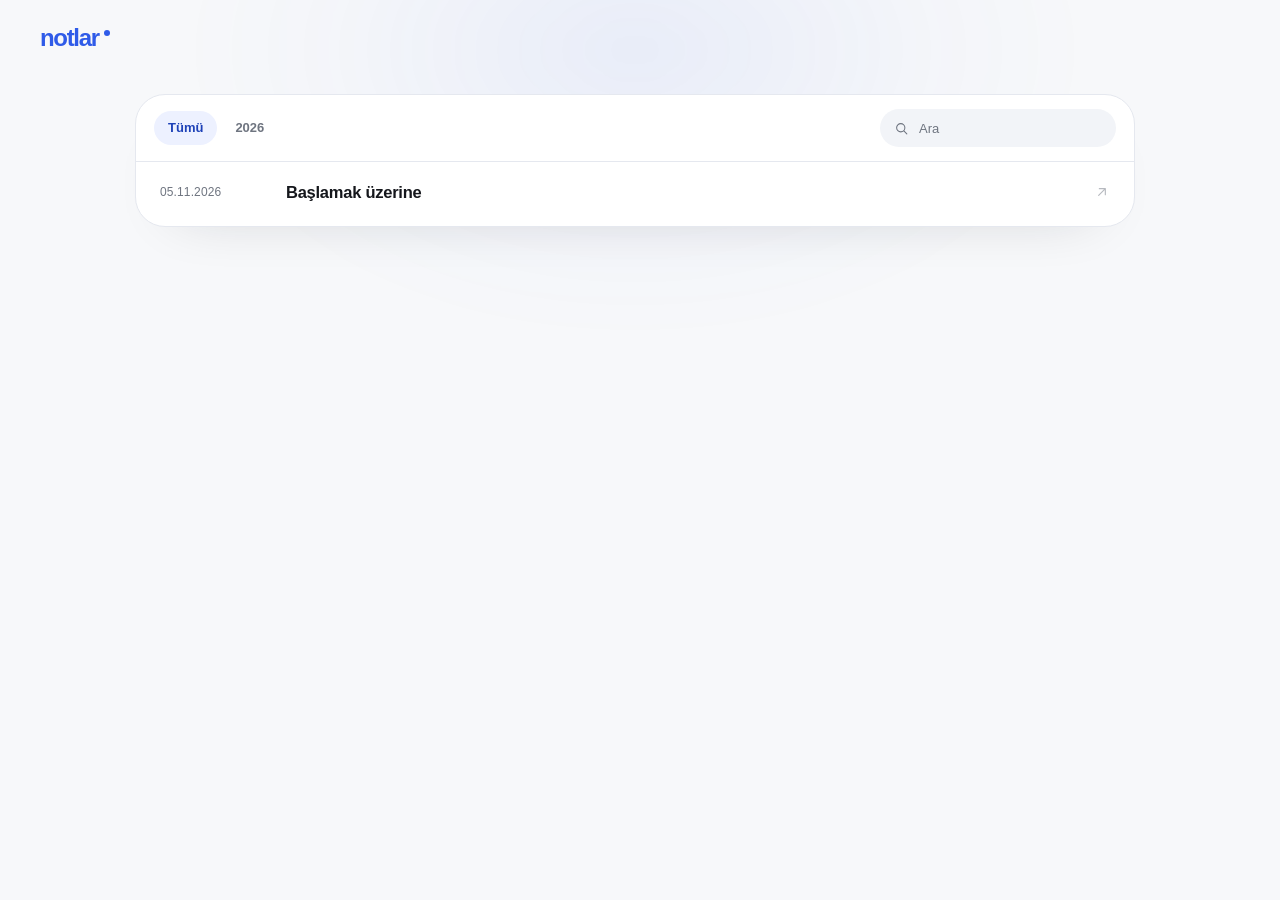
<file: index.html>
<!doctype html>
<html lang="tr">
<head>
  <meta charset="utf-8">
  <meta name="viewport" content="width=device-width, initial-scale=1, viewport-fit=cover">
  <meta http-equiv="Content-Security-Policy" content="default-src 'self'; script-src 'self'; style-src 'self' 'unsafe-inline' https://fonts.googleapis.com; font-src https://fonts.gstatic.com; img-src 'self' data: blob: https:; connect-src 'self' https://raw.githubusercontent.com; base-uri 'self'; form-action 'self'">
  <title>Notlar</title>
  <meta name="description" content="Notlar">
  <meta name="author" content="Notlar">
  <meta name="color-scheme" content="light">
  <meta name="theme-color" content="#f7f8fa">
  <meta name="robots" content="index,follow,max-image-preview:large">

  <meta property="og:type" content="website">
  <meta property="og:locale" content="tr_TR">
  <meta property="og:title" content="Notlar">
  <meta property="og:description" content="Notlar">
  <meta property="og:image" content="https://mesut420.github.io/notlar/assets/img/og.png">
  <meta name="twitter:card" content="summary_large_image">
  <meta name="twitter:title" content="Notlar">
  <meta name="twitter:description" content="Notlar">
  <meta name="twitter:image" content="https://mesut420.github.io/notlar/assets/img/og.png">

  <link rel="icon" href="assets/img/favicon.svg" type="image/svg+xml">
  <link rel="manifest" href="site.webmanifest">
  <link rel="apple-touch-icon" href="assets/img/icon-180.png">

  <link rel="preconnect" href="https://fonts.googleapis.com">
  <link rel="preconnect" href="https://fonts.gstatic.com" crossorigin>
  <link href="https://fonts.googleapis.com/css2?family=DM+Sans:opsz,wght@9..40,400..700&display=swap" rel="stylesheet">

  <link rel="stylesheet" href="assets/css/base.css">
  <link rel="stylesheet" href="assets/css/prose.css">
  <link rel="stylesheet" href="assets/css/site.css">
  <script type="module" src="assets/js/index.js"></script>
</head>
<body class="index-body" id="top">

  <a class="skip-link" href="#main">Yazılara geç</a>

  <div class="page-glow" aria-hidden="true"></div>

  <svg class="icon-sprite" aria-hidden="true" focusable="false" xmlns="http://www.w3.org/2000/svg">
    <symbol id="i-search" viewBox="0 0 24 24"><circle cx="10.8" cy="10.8" r="6.6"/><path d="m15.8 15.8 4.7 4.7"/></symbol>
    <symbol id="i-arrow-up-right" viewBox="0 0 24 24"><path d="M7 17 17 7M8 7h9v9"/></symbol>
  </svg>

  <header class="site-header">
    <div class="header-inner">
      <a class="brand" href="./"><span class="brand-text">notlar</span><span class="brand-dot" aria-hidden="true"></span></a>
    </div>
  </header>

  <main class="index-main" id="main">
    <h1 class="sr-only">Notlar</h1>

    <section class="archive" id="yazilar" aria-label="Yazılar">
      <div class="archive-card">
        <div class="archive-toolbar">
          <div class="year-tabs" id="year-tabs" role="group" aria-label="Yıla göre filtrele"></div>

          <label class="archive-search">
            <svg aria-hidden="true"><use href="#i-search"></use></svg>
            <span class="sr-only">Yazılarda ara</span>
            <input id="search-input" type="search" placeholder="Ara" autocomplete="off" spellcheck="false">
          </label>
        </div>

        <ol class="post-list" id="post-list" aria-live="polite" aria-busy="true">
          <li class="list-loading">Yükleniyor…</li>
        </ol>

        <div class="empty-state" id="empty-state" hidden>
          <p>Henüz yazı yok.</p>
        </div>
      </div>
    </section>
  </main>

  <noscript>
    <div class="noscript">Yazıları görmek için JavaScript'e ihtiyaç var.</div>
  </noscript>

</body>
</html>
</file>
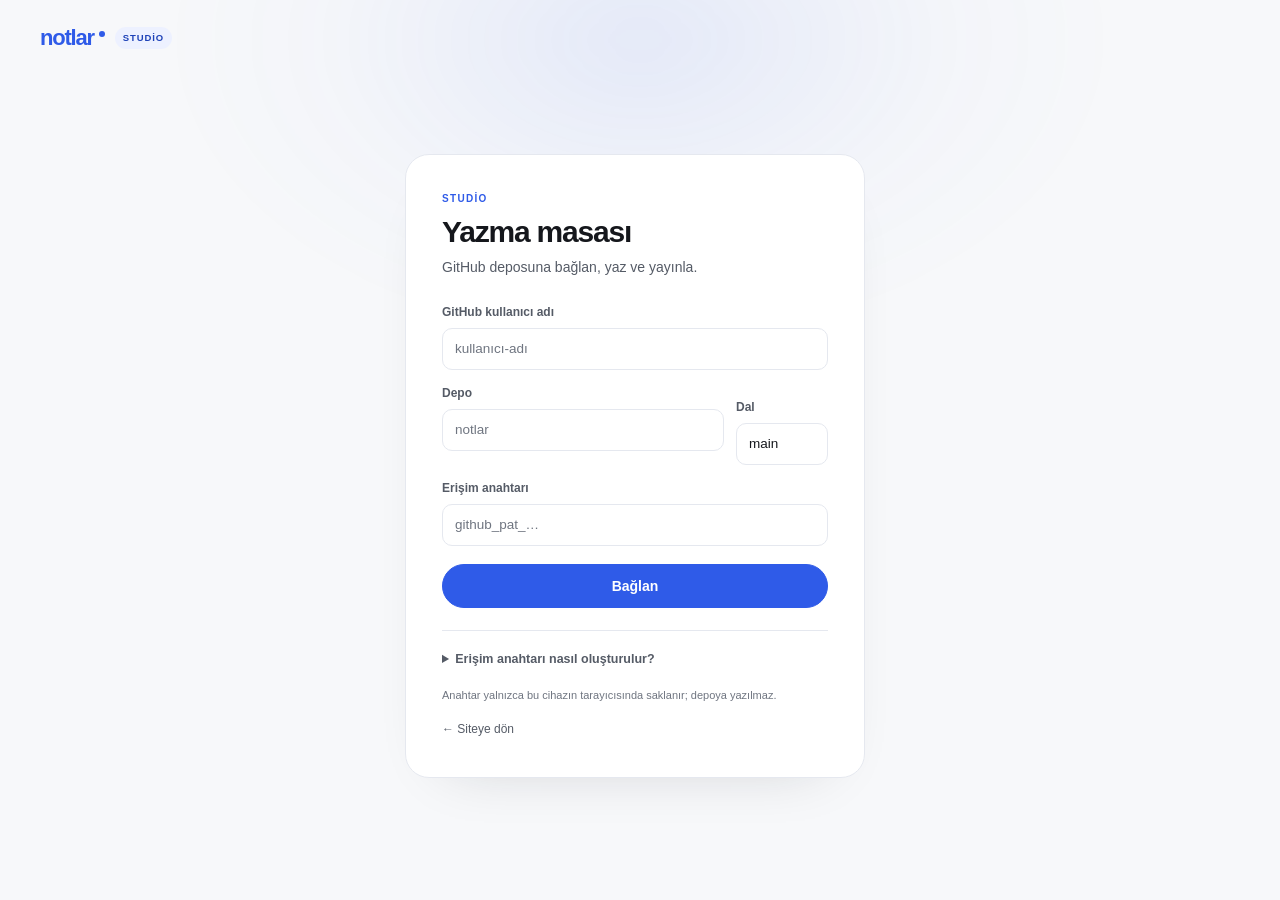
<file: studio/index.html>
<!doctype html>
<html lang="tr">
<head>
  <meta charset="utf-8">
  <meta name="viewport" content="width=device-width, initial-scale=1, viewport-fit=cover">
  <meta http-equiv="Content-Security-Policy" content="default-src 'self'; script-src 'self'; style-src 'self' 'unsafe-inline' https://fonts.googleapis.com; font-src https://fonts.gstatic.com; img-src 'self' data: blob: https:; connect-src 'self' https://api.github.com; base-uri 'self'; form-action 'self'">
  <title>Studio — Notlar</title>
  <meta name="description" content="Yazma masası.">
  <meta name="robots" content="noindex,nofollow,noarchive">
  <meta name="color-scheme" content="light">
  <meta name="theme-color" content="#f7f8fa">

  <link rel="icon" href="../assets/img/favicon.svg" type="image/svg+xml">
  <link rel="preconnect" href="https://fonts.googleapis.com">
  <link rel="preconnect" href="https://fonts.gstatic.com" crossorigin>
  <link href="https://fonts.googleapis.com/css2?family=DM+Sans:opsz,wght@9..40,400..700&display=swap" rel="stylesheet">

  <link rel="stylesheet" href="../assets/css/base.css">
  <link rel="stylesheet" href="../assets/css/prose.css">
  <link rel="stylesheet" href="../assets/css/editor.css">
  <script type="module" src="../assets/js/editor.js"></script>
</head>
<body class="studio-body" id="top">

  <div class="studio-glow" aria-hidden="true"></div>

  <svg class="icon-sprite" aria-hidden="true" focusable="false" xmlns="http://www.w3.org/2000/svg">
    <symbol id="i-search" viewBox="0 0 24 24"><circle cx="10.8" cy="10.8" r="6.6"/><path d="m15.8 15.8 4.7 4.7"/></symbol>
    <symbol id="i-close" viewBox="0 0 24 24"><path d="M6 6l12 12M18 6 6 18"/></symbol>
    <symbol id="i-menu" viewBox="0 0 24 24"><path d="M3 7h18M3 12h18M3 17h18"/></symbol>
    <symbol id="i-arrow-up-right" viewBox="0 0 24 24"><path d="M7 17 17 7M8 7h9v9"/></symbol>
  </svg>

  <!-- Giriş --------------------------------------------------------------- -->
  <section class="auth-view" id="auth-view">
    <header class="auth-header">
      <a class="brand" href="../"><span class="brand-text">notlar</span><span class="brand-dot" aria-hidden="true"></span></a>
      <span class="studio-tag">studio</span>
    </header>

    <main class="auth-main">
      <div class="auth-card">
        <p class="auth-eyebrow">Studio</p>
        <h1 class="auth-title">Yazma masası</h1>
        <p class="auth-sub">GitHub deposuna bağlan, yaz ve yayınla.</p>

        <form class="auth-form" id="auth-form" novalidate>
          <div class="field">
            <label for="auth-owner">GitHub kullanıcı adı</label>
            <input id="auth-owner" name="owner" type="text" autocomplete="username" placeholder="kullanıcı-adı" required>
          </div>

          <div class="field-row">
            <div class="field">
              <label for="auth-repo">Depo</label>
              <input id="auth-repo" name="repo" type="text" autocomplete="off" placeholder="notlar" required>
            </div>
            <div class="field">
              <label for="auth-branch">Dal</label>
              <input id="auth-branch" name="branch" type="text" autocomplete="off" placeholder="main">
            </div>
          </div>

          <div class="field">
            <label for="auth-token">Erişim anahtarı</label>
            <input id="auth-token" name="token" type="password" autocomplete="off" placeholder="github_pat_…" required>
          </div>

          <p class="auth-error" id="auth-error" role="alert" hidden></p>

          <button class="btn btn--accent btn--block" type="submit" id="auth-submit">Bağlan</button>
        </form>

        <details class="auth-help">
          <summary>Erişim anahtarı nasıl oluşturulur?</summary>
          <ol>
            <li>GitHub → Settings → Developer settings → Personal access tokens → <strong>Fine-grained tokens</strong> → Generate new token.</li>
            <li>Repository access: <strong>Only select repositories</strong> → <strong>notlar</strong>. “Public repositories (read-only)” yazma izni vermez.</li>
            <li>Permissions → <strong>Repositories</strong> sekmesi → <strong>Add permissions</strong> → aramaya <strong>Contents</strong> yaz → <strong>Read and write</strong>. Metadata otomatik gelir.</li>
            <li>Generate token → anahtarı kopyala ve buraya yapıştır.</li>
          </ol>
          <p class="auth-help-note">
            Contents seçeneğini göremiyorsan klasik token da çalışır:
            <a href="https://github.com/settings/tokens/new" target="_blank" rel="noopener noreferrer">Tokens (classic)</a>
            → Generate new token → <strong>repo</strong> kutusunu işaretle. Bu anahtar daha geniştir; işin bitince iptal edebilirsin.
          </p>
          <a href="https://github.com/settings/personal-access-tokens/new" target="_blank" rel="noopener noreferrer">
            Fine-grained token oluştur ↗
          </a>
        </details>

        <p class="auth-note">Anahtar yalnızca bu cihazın tarayıcısında saklanır; depoya yazılmaz.</p>
        <a class="auth-back" href="../">← Siteye dön</a>
      </div>
    </main>
  </section>

  <!-- Uygulama ------------------------------------------------------------ -->
  <section class="app-view" id="app-view" hidden>
    <header class="studio-topbar">
      <div class="topbar-left">
        <button class="icon-button sidebar-toggle" type="button" id="sidebar-toggle" aria-label="Yazı listesini aç">
          <svg><use href="#i-menu"></use></svg>
        </button>
        <a class="brand" href="../"><span class="brand-text">notlar</span><span class="brand-dot" aria-hidden="true"></span></a>
        <span class="topbar-sep" aria-hidden="true">/</span>
        <span class="studio-tag">studio</span>
      </div>

      <div class="topbar-right">
        <span class="save-status" id="save-status">Hazır</span>
        <a class="topbar-link" href="../" target="_blank" rel="noopener noreferrer">Siteyi gör ↗</a>
        <button class="btn btn--accent btn--small" type="button" id="publish-button">Yayınla</button>
      </div>
    </header>

    <div class="studio-layout">
      <div class="sidebar-scrim" id="sidebar-scrim" hidden></div>

      <aside class="studio-sidebar" id="studio-sidebar">
        <div class="sidebar-top">
          <button class="btn btn--accent btn--block" type="button" id="new-post">+ Yeni yazı</button>
          <button class="icon-button sidebar-close" type="button" id="sidebar-close" aria-label="Yazı listesini kapat">
            <svg><use href="#i-close"></use></svg>
          </button>
        </div>

        <label class="sidebar-search">
          <svg aria-hidden="true"><use href="#i-search"></use></svg>
          <span class="sr-only">Yazılarda ara</span>
          <input id="post-search" type="search" placeholder="Ara" autocomplete="off" spellcheck="false">
        </label>

        <div class="sidebar-heading">
          <span>Yazılar</span>
          <span id="sidebar-count">0</span>
        </div>

        <ul class="sidebar-list" id="sidebar-list"></ul>

        <div class="sidebar-footer">
          <button class="text-button" type="button" id="settings-button">Ayarlar</button>
          <button class="text-button" type="button" id="logout-button">Çıkış</button>
        </div>
      </aside>

      <main class="studio-main" id="studio-main">
        <div class="editor-card">
          <div class="editor-meta">
            <label class="date-field">
              <span class="sr-only">Tarih</span>
              <input id="date-input" type="date">
            </label>
            <span class="editor-state" id="editor-state">Yeni yazı</span>
            <button class="text-button editor-delete" type="button" id="delete-button" hidden>Sil</button>
          </div>

          <input id="title-input" class="editor-title" type="text" placeholder="Başlık" autocomplete="off" spellcheck="false">

          <div class="editor-toolbar">
            <div class="toolbar-group">
              <button type="button" data-md="bold" title="Kalın" aria-label="Kalın">B</button>
              <button type="button" data-md="italic" title="İtalik" aria-label="İtalik"><span class="toolbar-italic">I</span></button>
              <button type="button" data-md="h2" title="Başlık" aria-label="Başlık">H2</button>
              <button type="button" data-md="quote" title="Alıntı" aria-label="Alıntı">"</button>
              <button type="button" data-md="list" title="Liste" aria-label="Liste">•</button>
              <button type="button" data-md="link" title="Bağlantı" aria-label="Bağlantı">↗</button>
            </div>
            <button class="preview-toggle" type="button" id="preview-toggle">Önizleme</button>
          </div>

          <textarea id="content-input" class="editor-content" placeholder="Yazmaya başla…" spellcheck="true"></textarea>
          <div id="preview" class="prose prose--preview editor-preview" hidden></div>

          <div class="editor-footer">
            <span id="word-count">0 kelime</span>
            <span class="editor-hint">Markdown desteklenir</span>
          </div>
        </div>
      </main>
    </div>
  </section>

  <!-- Ayarlar ------------------------------------------------------------- -->
  <dialog class="modal" id="settings-dialog" aria-labelledby="settings-title">
    <div class="modal-head">
      <h2 id="settings-title">Ayarlar</h2>
      <button class="icon-button modal-close" type="button" data-close-settings aria-label="Ayarları kapat">
        <svg><use href="#i-close"></use></svg>
      </button>
    </div>

    <div class="modal-body">
      <div class="field">
        <label for="site-title">Site adı</label>
        <input id="site-title" type="text" autocomplete="off">
      </div>
      <div class="field">
        <label for="site-author">Yazar</label>
        <input id="site-author" type="text" autocomplete="off" placeholder="isteğe bağlı">
      </div>
      <div class="field">
        <label for="site-description">Açıklama</label>
        <textarea id="site-description" rows="2"></textarea>
      </div>

      <div class="connection-box">
        <span class="connection-label">Bağlantı</span>
        <p id="connection-info">—</p>
      </div>
    </div>

    <div class="modal-foot">
      <button class="btn" type="button" data-close-settings>Vazgeç</button>
      <button class="btn btn--accent" type="button" id="settings-save">Kaydet</button>
    </div>
  </dialog>

  <!-- Onay ---------------------------------------------------------------- -->
  <dialog class="modal modal--confirm" id="confirm-dialog" aria-labelledby="confirm-title">
    <div class="modal-body">
      <h2 id="confirm-title">Emin misin?</h2>
      <p id="confirm-message"></p>
    </div>
    <div class="modal-foot">
      <button class="btn" type="button" id="confirm-cancel">Vazgeç</button>
      <button class="btn btn--danger" type="button" id="confirm-ok">Sil</button>
    </div>
  </dialog>

  <div class="studio-toast" id="toast" popover="manual" role="status" aria-live="polite"></div>

  <noscript>
    <div class="noscript">Yazma masası için JavaScript'e ihtiyaç var.</div>
  </noscript>

</body>
</html>
</file>
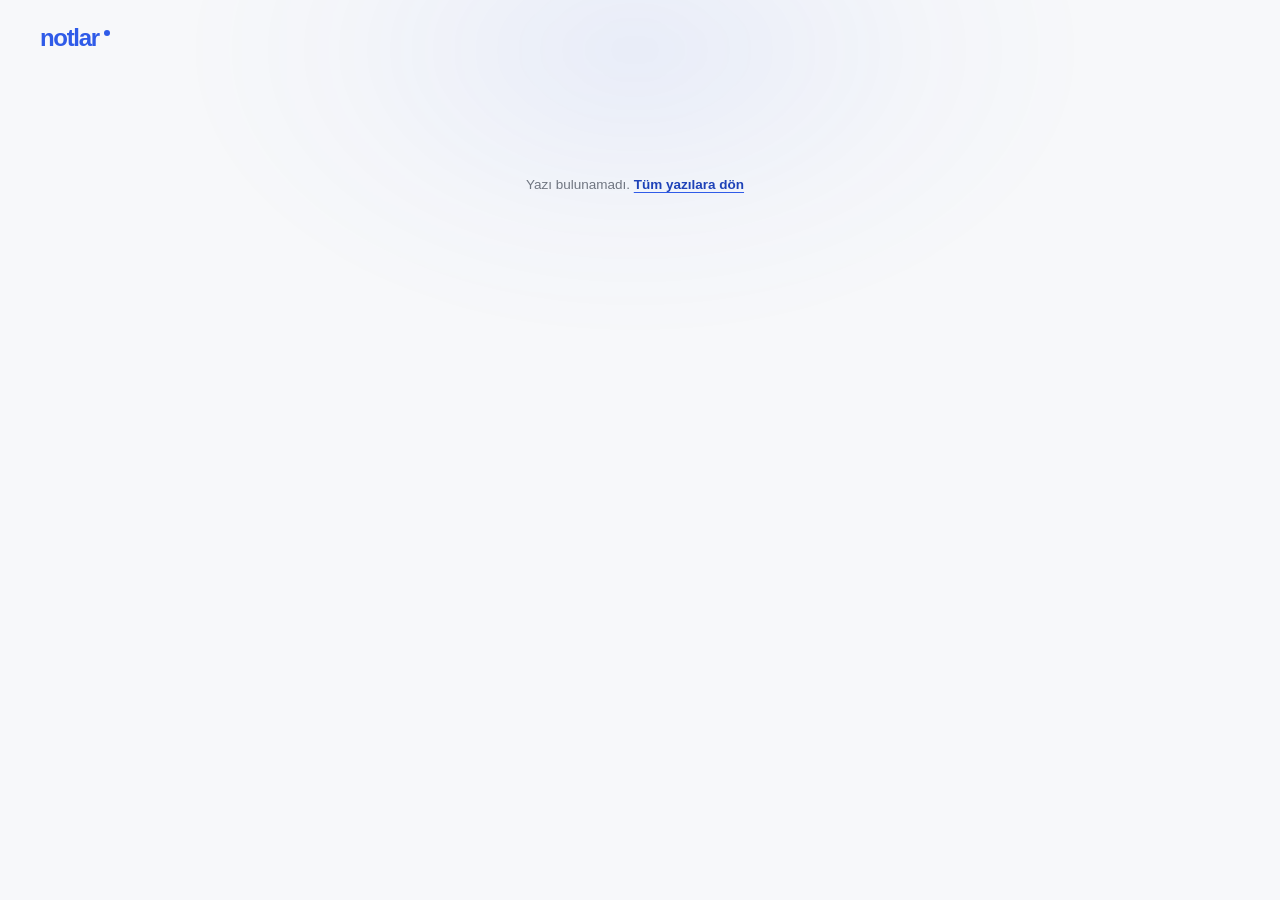
<file: post.html>
<!doctype html>
<html lang="tr">
<head>
  <meta charset="utf-8">
  <meta name="viewport" content="width=device-width, initial-scale=1, viewport-fit=cover">
  <meta http-equiv="Content-Security-Policy" content="default-src 'self'; script-src 'self'; style-src 'self' 'unsafe-inline' https://fonts.googleapis.com; font-src https://fonts.gstatic.com; img-src 'self' data: blob: https:; connect-src 'self' https://raw.githubusercontent.com; base-uri 'self'; form-action 'self'">
  <title>Yazı — Notlar</title>
  <meta name="description" content="Notlar">
  <meta name="author" content="Notlar">
  <meta name="color-scheme" content="light">
  <meta name="theme-color" content="#f7f8fa">
  <meta name="robots" content="index,follow,max-image-preview:large">

  <meta property="og:type" content="article">
  <meta property="og:locale" content="tr_TR">
  <meta property="og:title" content="Yazı — Notlar">
  <meta property="og:description" content="Notlar">
  <meta property="og:image" content="https://mesut420.github.io/notlar/assets/img/og.png">
  <meta name="twitter:card" content="summary_large_image">

  <link rel="icon" href="assets/img/favicon.svg" type="image/svg+xml">
  <link rel="manifest" href="site.webmanifest">
  <link rel="apple-touch-icon" href="assets/img/icon-180.png">

  <link rel="preconnect" href="https://fonts.googleapis.com">
  <link rel="preconnect" href="https://fonts.gstatic.com" crossorigin>
  <link href="https://fonts.googleapis.com/css2?family=DM+Sans:opsz,wght@9..40,400..700&display=swap" rel="stylesheet">

  <link rel="stylesheet" href="assets/css/base.css">
  <link rel="stylesheet" href="assets/css/prose.css">
  <link rel="stylesheet" href="assets/css/site.css">
  <script type="module" src="assets/js/post.js"></script>
</head>
<body class="post-body" id="top">

  <a class="skip-link" href="#main">İçeriğe geç</a>

  <div class="page-glow" aria-hidden="true"></div>
  <div class="reading-progress" aria-hidden="true"><span id="reading-progress-bar"></span></div>

  <header class="site-header">
    <div class="header-inner">
      <a class="brand" href="./"><span class="brand-text">notlar</span><span class="brand-dot" aria-hidden="true"></span></a>
    </div>
  </header>

  <main class="post-main" id="main">
    <article class="post-card" id="post" hidden>
      <header class="post-head">
        <p class="post-pill" id="post-date"></p>
        <h1 class="post-title" id="post-title"></h1>
      </header>

      <div class="post-rule" aria-hidden="true"></div>

      <div class="prose post-content" id="post-content"></div>

      <footer class="post-footer">
        <a href="./">← Tüm yazılar</a>
      </footer>
    </article>

    <div class="post-status" id="post-status">
      <p>Yükleniyor…</p>
    </div>
  </main>

  <noscript>
    <div class="noscript">Yazıyı görmek için JavaScript'e ihtiyaç var.</div>
  </noscript>

</body>
</html>
</file>
<file: assets/css/base.css>
/* ==========================================================================
   Notlar — ortak temel
   Sade, aydınlık, cobalt vurgulu.
   ========================================================================== */

:root {
  --font-sans: 'DM Sans', -apple-system, BlinkMacSystemFont, 'Segoe UI', sans-serif;

  --bg: #f7f8fa;
  --bg-soft: #fbfbfd;
  --surface: #ffffff;
  --surface-2: #f2f4f8;
  --surface-3: #edf1ff;
  --text: #15171c;
  --text-2: #555b66;
  --muted: #6f7580;
  --line: #e5e8ef;
  --line-strong: #d2d7e2;
  --accent: #2f5be8;
  --accent-2: #2448c4;
  --accent-dark: #1e42b8;
  --accent-soft: #edf1ff;
  --accent-glow: rgba(47, 91, 232, 0.15);
  --selection: #dce5ff;

  --shell: 1200px;
  --content: 1000px;
  --gutter: clamp(20px, 4.5vw, 40px);
  --radius: 12px;
  --radius-lg: 30px;
  --shadow: 0 24px 60px -44px rgba(21, 23, 28, 0.24);
  --ease: cubic-bezier(0.22, 1, 0.36, 1);
}

*,
*::before,
*::after {
  box-sizing: border-box;
}

html {
  scroll-behavior: smooth;
  scroll-padding-top: 96px;
  scrollbar-gutter: stable;
  -webkit-text-size-adjust: 100%;
  text-size-adjust: 100%;
}

body {
  margin: 0;
  min-height: 100vh;
  background: var(--bg);
  color: var(--text);
  font-family: var(--font-sans);
  font-size: 16px;
  font-weight: 400;
  line-height: 1.6;
  -webkit-font-smoothing: antialiased;
  -moz-osx-font-smoothing: grayscale;
  text-rendering: optimizeLegibility;
  overflow-x: hidden;
}

::selection {
  background: var(--selection);
  color: var(--text);
}

h1, h2, h3, h4, h5, h6, p, figure, blockquote, dl, dd, ul, ol {
  margin: 0;
}

ul, ol {
  padding: 0;
  list-style: none;
}

h1, h2, h3, h4, h5, h6 {
  font-weight: 700;
  line-height: 1.1;
  letter-spacing: -0.03em;
}

img, svg, video {
  display: block;
  max-width: 100%;
}

svg {
  fill: none;
  stroke: currentColor;
  stroke-width: 1.7;
  stroke-linecap: round;
  stroke-linejoin: round;
}

img {
  height: auto;
}

a {
  color: inherit;
  text-decoration: none;
}

button,
input,
textarea,
select {
  font: inherit;
  color: inherit;
}

button {
  padding: 0;
  border: 0;
  background: none;
  cursor: pointer;
}

button:disabled {
  cursor: not-allowed;
}

input::placeholder,
textarea::placeholder {
  color: var(--muted);
  opacity: 1;
}

[hidden] {
  display: none !important;
}

:focus-visible {
  outline: 2px solid var(--accent);
  outline-offset: 3px;
}

body.no-scroll {
  overflow: hidden;
}

::-webkit-scrollbar {
  width: 10px;
  height: 10px;
}

::-webkit-scrollbar-track {
  background: transparent;
}

::-webkit-scrollbar-thumb {
  border: 3px solid var(--bg);
  border-radius: 999px;
  background: #d6d9cf;
}

/* --------------------------------------------------------------------------
   Ortak parçalar
   -------------------------------------------------------------------------- */

.icon-sprite {
  position: absolute;
  width: 0;
  height: 0;
  overflow: hidden;
}

.sr-only {
  position: absolute;
  width: 1px;
  height: 1px;
  padding: 0;
  margin: -1px;
  overflow: hidden;
  clip: rect(0, 0, 0, 0);
  white-space: nowrap;
  border: 0;
}

.skip-link {
  position: fixed;
  top: 10px;
  left: 10px;
  z-index: 1000;
  padding: 8px 12px;
  border-radius: 999px;
  background: var(--text);
  color: #fff;
  font-size: 13px;
  transform: translateY(-160%);
  transition: transform 0.2s var(--ease);
}

.skip-link:focus {
  transform: translateY(0);
}

.btn {
  display: inline-flex;
  align-items: center;
  justify-content: center;
  gap: 9px;
  min-height: 44px;
  padding: 0 20px;
  border: 1px solid var(--line);
  border-radius: 999px;
  background: var(--surface);
  color: var(--text);
  font-size: 14px;
  font-weight: 600;
  line-height: 1;
  white-space: nowrap;
  transition:
    background-color 0.18s ease,
    border-color 0.18s ease,
    transform 0.18s ease;
}

.btn:hover {
  background: var(--surface-2);
}

.btn svg {
  width: 16px;
  height: 16px;
}

.btn--accent {
  border-color: var(--accent);
  background: var(--accent);
  color: #ffffff;
}

.btn--accent:hover {
  border-color: var(--accent-2);
  background: var(--accent-2);
  transform: translateY(-1px);
}

.btn--small {
  min-height: 36px;
  padding: 0 15px;
  font-size: 13px;
}

.btn--block {
  width: 100%;
}

.icon-button {
  display: grid;
  place-items: center;
  width: 38px;
  height: 38px;
  border: 1px solid var(--line);
  border-radius: 50%;
  color: var(--text-2);
  background: var(--surface);
  transition:
    color 0.18s ease,
    background-color 0.18s ease,
    border-color 0.18s ease;
}

.icon-button:hover {
  color: var(--text);
  background: var(--surface-2);
  border-color: var(--line-strong);
}

.icon-button svg {
  width: 17px;
  height: 17px;
}

.pill-link {
  display: inline-flex;
  align-items: center;
  gap: 7px;
  height: 40px;
  padding: 0 17px;
  border-radius: 999px;
  background: var(--accent-soft);
  color: var(--accent-dark);
  font-size: 13px;
  font-weight: 600;
  transition:
    background-color 0.18s ease,
    color 0.18s ease;
}

.pill-link:hover {
  background: #e8f0d3;
  color: var(--accent-dark);
}

.pill-dot {
  width: 6px;
  height: 6px;
  border-radius: 50%;
  background: var(--accent);
}

.text-button {
  display: inline-flex;
  align-items: center;
  gap: 6px;
  color: var(--muted);
  font-size: 13px;
  transition: color 0.18s ease;
}

.text-button:hover {
  color: var(--text);
}

.text-button svg {
  width: 14px;
  height: 14px;
}

.kbd {
  display: inline-flex;
  align-items: center;
  justify-content: center;
  min-width: 20px;
  height: 20px;
  padding: 0 5px;
  border: 1px solid var(--line);
  border-radius: 5px;
  background: var(--surface-2);
  color: var(--muted);
  font-size: 10px;
  line-height: 1;
}

.noscript {
  position: fixed;
  inset: auto 12px 12px;
  z-index: 999;
  padding: 12px 16px;
  border: 1px solid var(--line);
  border-radius: 14px;
  background: var(--surface);
  color: var(--text);
  font-size: 13px;
  text-align: center;
  box-shadow: var(--shadow);
}

@keyframes fade-up {
  from {
    opacity: 0;
    transform: translateY(12px);
  }
  to {
    opacity: 1;
    transform: none;
  }
}

@keyframes fade-in {
  from { opacity: 0; }
  to { opacity: 1; }
}

@keyframes pulse-dot {
  0%, 100% { opacity: 0.55; box-shadow: 0 0 0 0 var(--accent-glow); }
  50% { opacity: 1; box-shadow: 0 0 0 5px transparent; }
}

@keyframes subtle-glow {
  0%, 100% { transform: translate3d(-2%, 0, 0) scale(1); opacity: 0.75; }
  50% { transform: translate3d(2%, 2%, 0) scale(1.05); opacity: 1; }
}

@view-transition {
  navigation: auto;
}

::view-transition-old(root),
::view-transition-new(root) {
  animation-duration: 0.18s;
  animation-timing-function: ease;
}

@media (prefers-reduced-motion: reduce) {
  html {
    scroll-behavior: auto;
  }

  *,
  *::before,
  *::after {
    animation-duration: 0.001ms !important;
    animation-delay: 0ms !important;
    animation-iteration-count: 1 !important;
    transition-duration: 0.001ms !important;
    scroll-behavior: auto !important;
  }
}
</file>
<file: assets/css/prose.css>
/* ==========================================================================
   Okuma tipografisi
   ========================================================================== */

.prose {
  font-family: var(--font-sans);
  font-size: clamp(16px, 1.15vw, 17.5px);
  font-weight: 400;
  line-height: 1.85;
  color: var(--text-2);
  text-wrap: pretty;
}

.prose > *:first-child {
  margin-top: 0;
}

.prose > *:last-child {
  margin-bottom: 0;
}

.prose p {
  margin: 0 0 1.45em;
}

.prose strong {
  color: var(--text);
  font-weight: 600;
}

.prose em {
  font-style: italic;
}

.prose del {
  opacity: 0.6;
}

.prose a {
  color: var(--accent-dark);
  font-weight: 500;
  text-decoration: underline;
  text-decoration-color: var(--accent);
  text-decoration-thickness: 1px;
  text-underline-offset: 4px;
  transition: color 0.16s ease;
}

.prose a:hover {
  color: var(--accent-dark);
}

.prose h2,
.prose h3,
.prose h4,
.prose h5 {
  margin: 2em 0 0.65em;
  color: var(--text);
  font-family: var(--font-sans);
  font-weight: 700;
  line-height: 1.25;
  letter-spacing: -0.03em;
}

.prose h2 {
  font-size: clamp(1.4rem, 2.3vw, 1.65rem);
}

.prose h3 {
  font-size: clamp(1.18rem, 1.9vw, 1.35rem);
}

.prose h4,
.prose h5 {
  font-size: 1.08rem;
}

.prose ul,
.prose ol {
  margin: 0 0 1.45em;
  padding-left: 1.3em;
  list-style: revert;
}

.prose li {
  margin: 0.35em 0;
  padding-left: 0.2em;
}

.prose ul li::marker {
  color: var(--accent-2);
}

.prose ol li::marker {
  color: var(--accent-dark);
  font-weight: 600;
}

.prose blockquote {
  margin: 2em 0;
  padding: 18px 22px;
  border-left: 3px solid var(--accent);
  border-radius: 0 16px 16px 0;
  background: var(--accent-soft);
  color: var(--text);
  font-size: 1.04em;
  line-height: 1.72;
}

.prose blockquote p:last-child {
  margin-bottom: 0;
}

.prose hr {
  height: 1px;
  margin: 2.7em 0;
  border: 0;
  background: var(--line);
}

.prose code {
  padding: 0.12em 0.4em;
  border: 1px solid var(--line);
  border-radius: 6px;
  background: var(--surface-2);
  font-family: ui-monospace, SFMono-Regular, Menlo, monospace;
  font-size: 0.82em;
  color: var(--text);
}

.prose pre {
  margin: 2em 0;
  padding: 18px 20px;
  border: 1px solid var(--line);
  border-radius: 16px;
  background: var(--surface-2);
  overflow-x: auto;
  line-height: 1.65;
}

.prose pre code {
  padding: 0;
  border: 0;
  background: none;
  font-size: 0.82em;
}

.prose img {
  width: 100%;
  margin: 2.2em 0;
  border: 1px solid var(--line);
  border-radius: 18px;
  box-shadow: var(--shadow);
}

.prose figure {
  margin: 2.2em 0;
}

.prose figure img {
  margin: 0;
}

.prose figcaption {
  margin-top: 0.7em;
  color: var(--muted);
  font-size: 12px;
  text-align: center;
}

.prose--preview {
  font-size: 16px;
  line-height: 1.8;
}

.prose table {
  width: 100%;
  margin: 2em 0;
  border-collapse: collapse;
  font-size: 0.92em;
}

.prose th,
.prose td {
  padding: 9px 10px;
  border-bottom: 1px solid var(--line);
  text-align: left;
}

.prose th {
  color: var(--muted);
  font-size: 0.72em;
  font-weight: 600;
  letter-spacing: 0.03em;
}
</file>
<file: assets/css/site.css>
/* ==========================================================================
   Notlar — yalnızca yazı listesi
   Aydınlık yüzey, cobalt vurgu, tek kart.
   ========================================================================== */

.index-body,
.post-body {
  position: relative;
  min-height: 100vh;
  background: var(--bg);
}

.page-glow {
  position: absolute;
  inset: -260px auto auto 50%;
  z-index: 0;
  width: 980px;
  height: 620px;
  margin-left: -490px;
  background: radial-gradient(ellipse at center, rgba(47, 91, 232, 0.07), rgba(47, 91, 232, 0.02) 40%, transparent 66%);
  filter: blur(16px);
  pointer-events: none;
  animation: subtle-glow 22s ease-in-out infinite;
}

.site-header,
.index-main,
.post-main {
  position: relative;
  z-index: 1;
}

/* --------------------------------------------------------------------------
   Üst bar
   -------------------------------------------------------------------------- */

.site-header {
  height: 76px;
}

.header-inner {
  display: flex;
  align-items: center;
  width: min(var(--shell), calc(100% - var(--gutter) * 2));
  height: 100%;
  margin: 0 auto;
}

.brand {
  display: inline-flex;
  align-items: center;
  gap: 5px;
  color: var(--accent);
  font-size: 24px;
  font-weight: 700;
  letter-spacing: -0.055em;
  line-height: 1;
  transition: color 0.18s ease;
}

.brand:hover {
  color: var(--accent-dark);
}

.brand-dot {
  width: 6px;
  height: 6px;
  margin-top: -10px;
  border-radius: 50%;
  background: var(--accent);
  transition: transform 0.25s var(--ease);
}

.brand:hover .brand-dot {
  transform: scale(1.3);
}

/* --------------------------------------------------------------------------
   Liste
   -------------------------------------------------------------------------- */

.index-main {
  width: min(var(--content), calc(100% - var(--gutter) * 2));
  margin: 0 auto;
  padding: 18px 0 64px;
}

.archive {
  animation: fade-up 0.5s var(--ease) both;
}

.archive-card {
  background: var(--surface);
  border: 1px solid var(--line);
  border-radius: var(--radius-lg);
  box-shadow: var(--shadow);
  overflow: hidden;
}

.archive-toolbar {
  display: flex;
  align-items: center;
  justify-content: space-between;
  gap: 18px;
  padding: 14px 18px;
  border-bottom: 1px solid var(--line);
}

.year-tabs {
  display: flex;
  align-items: center;
  gap: 4px;
  flex-wrap: wrap;
}

.year-tab {
  height: 34px;
  padding: 0 14px;
  border-radius: 999px;
  color: var(--muted);
  font-size: 13px;
  font-weight: 600;
  transition:
    color 0.16s ease,
    background-color 0.16s ease;
}

.year-tab:hover {
  color: var(--text);
  background: var(--surface-2);
}

.year-tab[aria-pressed='true'] {
  background: var(--accent-soft);
  color: var(--accent-dark);
}

.archive-search {
  display: flex;
  align-items: center;
  gap: 8px;
  width: 236px;
  height: 38px;
  padding: 0 13px;
  border: 1px solid transparent;
  border-radius: 999px;
  background: var(--surface-2);
  transition:
    background-color 0.18s ease,
    border-color 0.18s ease,
    box-shadow 0.18s ease;
}

.archive-search:focus-within {
  background: var(--surface);
  border-color: var(--accent);
  box-shadow: 0 0 0 3px var(--accent-glow);
}

.archive-search > svg {
  width: 15px;
  height: 15px;
  flex: none;
  color: var(--muted);
}

.archive-search input {
  flex: 1;
  min-width: 0;
  height: 100%;
  border: 0;
  outline: 0;
  background: transparent;
  font-size: 13px;
}

/* --------------------------------------------------------------------------
   Satırlar
   -------------------------------------------------------------------------- */

.post-list {
  padding: 4px 8px 8px;
}

.list-loading {
  padding: 22px 16px;
  color: var(--muted);
  font-size: 13px;
}

.post-item + .post-item {
  border-top: 1px solid #f1f2f5;
}

.post-row {
  display: grid;
  grid-template-columns: 108px minmax(0, 1fr) 22px;
  align-items: center;
  gap: 18px;
  padding: 15px 16px;
  border-radius: 16px;
  transition: background-color 0.16s ease;
}

.post-row:hover {
  background: #f5f7ff;
}

.post-date {
  color: var(--muted);
  font-size: 12px;
  font-weight: 500;
  letter-spacing: 0.01em;
  font-variant-numeric: tabular-nums;
  white-space: nowrap;
  transition: color 0.16s ease;
}

.post-row-title {
  overflow: hidden;
  color: var(--text);
  font-size: 16.5px;
  font-weight: 600;
  letter-spacing: -0.015em;
  line-height: 1.35;
  text-overflow: ellipsis;
  white-space: nowrap;
  transition: color 0.16s ease;
}

.post-arrow {
  justify-self: end;
  width: 16px;
  height: 16px;
  color: var(--muted);
  opacity: 0.5;
  transition:
    color 0.16s ease,
    opacity 0.16s ease,
    transform 0.2s var(--ease);
}

.post-row:hover .post-date {
  color: var(--text-2);
}

.post-row:hover .post-arrow {
  color: var(--accent);
  opacity: 1;
  transform: translate(2px, -2px);
}

.post-row:focus-visible {
  outline-offset: -2px;
}

.empty-state {
  padding: 44px 20px;
  color: var(--muted);
  font-size: 13.5px;
  text-align: center;
}

.empty-state p + button,
.empty-state p + a {
  margin-top: 14px;
}

.empty-state a,
.empty-state button {
  color: var(--accent-dark);
  font-size: 13.5px;
  font-weight: 600;
  text-decoration: underline;
  text-decoration-color: var(--accent);
  text-underline-offset: 3px;
}

/* --------------------------------------------------------------------------
   Yazı sayfası
   -------------------------------------------------------------------------- */

.post-body {
  background: var(--bg);
}

.reading-progress {
  position: fixed;
  inset: 0 0 auto;
  z-index: 320;
  height: 2px;
  pointer-events: none;
}

.reading-progress span {
  display: block;
  width: 100%;
  height: 100%;
  background: var(--accent);
  transform: scaleX(0);
  transform-origin: left;
}

.post-main {
  width: min(860px, calc(100% - var(--gutter) * 2));
  margin: 0 auto;
  padding: 18px 0 64px;
}

.post-card {
  padding: clamp(24px, 5vw, 54px);
  border: 1px solid var(--line);
  border-radius: var(--radius-lg);
  background: var(--surface);
  box-shadow: var(--shadow);
  animation: fade-up 0.5s var(--ease) both;
}

.post-pill {
  display: inline-flex;
  align-items: center;
  height: 28px;
  padding: 0 11px;
  border-radius: 999px;
  background: var(--accent-soft);
  color: var(--accent-dark);
  font-size: 11.5px;
  font-weight: 600;
  font-variant-numeric: tabular-nums;
}

.post-title {
  max-width: 20ch;
  margin-top: 18px;
  color: var(--text);
  font-size: clamp(34px, 4.8vw, 52px);
  font-weight: 700;
  line-height: 1.08;
  letter-spacing: -0.045em;
  text-wrap: balance;
}

.post-rule {
  height: 1px;
  margin: clamp(26px, 4vh, 36px) 0;
  background: var(--line);
}

.post-content.prose {
  font-size: clamp(16px, 1.2vw, 17.5px);
  line-height: 1.85;
  color: var(--text-2);
}

.post-content > p:first-of-type {
  color: var(--text);
}

.post-footer {
  margin-top: clamp(40px, 7vh, 60px);
  padding-top: 20px;
  border-top: 1px solid var(--line);
  font-size: 13px;
}

.post-footer a {
  color: var(--muted);
  transition: color 0.16s ease;
}

.post-footer a:hover {
  color: var(--text);
}

.post-status {
  padding: 80px 0;
  color: var(--muted);
  font-size: 13.5px;
  text-align: center;
}

.post-status a {
  color: var(--accent-dark);
  font-weight: 600;
  text-decoration: underline;
  text-decoration-color: var(--accent);
  text-underline-offset: 3px;
}

/* --------------------------------------------------------------------------
   Duyarlı
   -------------------------------------------------------------------------- */

@media (hover: none) {
  .post-arrow {
    opacity: 0.65;
  }
}

@media (max-width: 760px) {
  .site-header {
    height: 64px;
  }

  .brand {
    font-size: 22px;
  }

  .brand-dot {
    width: 5px;
    height: 5px;
    margin-top: -9px;
  }

  .index-main {
    padding: 12px 0 44px;
  }

  .archive-card {
    border-radius: 24px;
    box-shadow: none;
  }

  .year-tabs {
    gap: 2px;
  }

  .year-tab {
    height: 32px;
    padding: 0 12px;
    font-size: 12.5px;
  }

  .post-list {
    padding: 4px 6px 6px;
  }

  .post-row {
    grid-template-columns: 86px minmax(0, 1fr) 18px;
    gap: 12px;
    padding: 14px 12px;
  }

  .post-date {
    font-size: 11px;
  }

  .post-row-title {
    font-size: 15px;
  }

  .post-main {
    padding: 12px 0 44px;
  }

  .post-card {
    border-radius: 24px;
    box-shadow: none;
    padding: 24px 20px 28px;
  }

  .post-title {
    margin-top: 14px;
    font-size: clamp(30px, 9vw, 40px);
    max-width: none;
  }

  .post-rule {
    margin: 24px 0;
  }

  .post-content.prose {
    font-size: 16px;
    line-height: 1.8;
  }

  .post-footer {
    margin-top: 44px;
  }
}

@media (max-width: 620px) {
  .archive-toolbar {
    flex-direction: column;
    align-items: stretch;
    gap: 10px;
    padding: 14px;
  }

  .archive-search {
    width: 100%;
    height: 42px;
  }
}

@media (max-width: 520px) {
  .post-row {
    grid-template-columns: 1fr 18px;
    gap: 3px 10px;
    padding: 13px 12px;
  }

  .post-date {
    grid-column: 1 / -1;
  }

  .post-row-title {
    grid-column: 1;
    font-size: 15px;
  }

  .post-arrow {
    grid-column: 2;
    grid-row: 2;
    align-self: center;
  }
}

@media print {
  .page-glow,
  .site-header,
  .post-footer,
  .reading-progress {
    display: none !important;
  }

  body {
    background: #fff;
    color: #111;
  }

  .post-main {
    width: 100%;
    max-width: none;
    padding: 0;
  }

  .post-card {
    border: 0;
    box-shadow: none;
    padding: 0;
    animation: none;
  }

  .post-content.prose {
    color: #222;
  }
}
</file>
<file: assets/css/editor.css>
/* ==========================================================================
   Studio — yazma masası
   ========================================================================== */

.studio-body {
  position: relative;
  min-height: 100dvh;
  background: var(--bg);
}

.studio-glow {
  position: fixed;
  inset: -280px auto auto 50%;
  z-index: 0;
  width: 1000px;
  height: 640px;
  margin-left: -500px;
  background: radial-gradient(ellipse at center, rgba(47, 91, 232, 0.09), rgba(47, 91, 232, 0.02) 42%, transparent 68%);
  filter: blur(18px);
  pointer-events: none;
}

.brand {
  display: inline-flex;
  align-items: center;
  gap: 5px;
  color: var(--accent);
  font-size: 22px;
  font-weight: 700;
  letter-spacing: -0.055em;
  line-height: 1;
  transition: color 0.18s ease;
}

.brand:hover {
  color: var(--accent-dark);
}

.brand-dot {
  width: 6px;
  height: 6px;
  margin-top: -9px;
  border-radius: 50%;
  background: var(--accent);
}

.studio-tag {
  display: inline-flex;
  align-items: center;
  height: 22px;
  padding: 0 8px;
  border-radius: 999px;
  background: var(--accent-soft);
  color: var(--accent-dark);
  font-size: 9.5px;
  font-weight: 700;
  letter-spacing: 0.09em;
  text-transform: uppercase;
}

/* --------------------------------------------------------------------------
   Giriş
   -------------------------------------------------------------------------- */

.auth-view {
  position: relative;
  z-index: 1;
  display: flex;
  flex-direction: column;
  min-height: 100dvh;
}

.auth-header {
  display: flex;
  align-items: center;
  gap: 10px;
  width: min(var(--shell), calc(100% - var(--gutter) * 2));
  height: 76px;
  margin: 0 auto;
}

.auth-header .brand {
  font-size: 22px;
}

.auth-main {
  display: grid;
  place-items: center;
  flex: 1;
  padding: 20px var(--gutter) 64px;
}

.auth-card {
  width: min(460px, 100%);
  padding: clamp(24px, 4.5vw, 36px);
  border: 1px solid var(--line);
  border-radius: 24px;
  background: var(--surface);
  box-shadow: var(--shadow);
  animation: fade-up 0.45s var(--ease) both;
}

.auth-eyebrow {
  color: var(--accent);
  font-size: 10px;
  font-weight: 700;
  letter-spacing: 0.13em;
  text-transform: uppercase;
}

.auth-title {
  margin-top: 8px;
  color: var(--text);
  font-size: 30px;
  font-weight: 700;
  letter-spacing: -0.04em;
}

.auth-sub {
  margin-top: 8px;
  color: var(--text-2);
  font-size: 14px;
  line-height: 1.6;
}

.auth-form {
  margin-top: 24px;
}

.field + .field,
.field-row + .field,
.field + .field-row {
  margin-top: 14px;
}

.field-row {
  display: grid;
  grid-template-columns: minmax(0, 1fr) 92px;
  gap: 12px;
}

.field {
  display: flex;
  flex-direction: column;
  gap: 6px;
}

.field label {
  color: var(--text-2);
  font-size: 12px;
  font-weight: 600;
}

.field input,
.field textarea {
  width: 100%;
  min-height: 42px;
  padding: 9px 12px;
  border: 1px solid var(--line);
  border-radius: 10px;
  outline: 0;
  background: var(--surface);
  color: var(--text);
  font-size: 13.5px;
  transition:
    border-color 0.16s ease,
    box-shadow 0.16s ease;
}

.field textarea {
  resize: vertical;
  line-height: 1.6;
}

.field input:focus,
.field textarea:focus {
  border-color: var(--accent);
  box-shadow: 0 0 0 3px var(--accent-glow);
}

.auth-error {
  margin-top: 14px;
  padding: 9px 11px;
  border: 1px solid #f0c9c9;
  border-radius: 9px;
  background: #fff5f5;
  color: #b53232;
  font-size: 12px;
  line-height: 1.55;
}

.auth-form .btn {
  margin-top: 18px;
}

.auth-help {
  margin-top: 22px;
  padding-top: 18px;
  border-top: 1px solid var(--line);
}

.auth-help summary {
  color: var(--text-2);
  font-size: 12.5px;
  font-weight: 600;
  cursor: pointer;
}

.auth-help ol {
  margin-top: 10px;
  padding-left: 18px;
  list-style: decimal;
  color: var(--muted);
  font-size: 12px;
  line-height: 1.7;
}

.auth-help li {
  margin-bottom: 4px;
}

.auth-help a {
  display: inline-block;
  margin-top: 10px;
  color: var(--accent-dark);
  font-size: 12px;
  font-weight: 600;
  text-decoration: underline;
  text-decoration-color: var(--accent);
  text-underline-offset: 3px;
}

.auth-help-note {
  margin-top: 12px;
  color: var(--muted);
  font-size: 11.5px;
  line-height: 1.65;
}

.auth-help-note a {
  display: inline;
  margin-top: 0;
}

.auth-note {
  margin-top: 18px;
  color: var(--muted);
  font-size: 11px;
  line-height: 1.55;
}

.auth-back {
  display: inline-block;
  margin-top: 16px;
  color: var(--text-2);
  font-size: 12px;
  transition: color 0.16s ease;
}

.auth-back:hover {
  color: var(--accent);
}

/* --------------------------------------------------------------------------
   Uygulama
   -------------------------------------------------------------------------- */

.app-view {
  position: relative;
  z-index: 1;
  display: flex;
  flex-direction: column;
  height: 100dvh;
}

.studio-topbar {
  display: flex;
  align-items: center;
  justify-content: space-between;
  gap: 16px;
  flex: none;
  height: 64px;
  padding: 0 20px;
  border-bottom: 1px solid var(--line);
  background: color-mix(in srgb, var(--surface) 92%, transparent);
  -webkit-backdrop-filter: blur(14px);
  backdrop-filter: blur(14px);
}

.topbar-left,
.topbar-right {
  display: flex;
  align-items: center;
  gap: 10px;
  min-width: 0;
}

.topbar-left .brand {
  font-size: 20px;
}

.topbar-sep {
  color: var(--line-strong);
  font-size: 14px;
}

.save-status {
  color: var(--muted);
  font-size: 11.5px;
  white-space: nowrap;
}

.topbar-link {
  color: var(--text-2);
  font-size: 12px;
  white-space: nowrap;
  transition: color 0.16s ease;
}

.topbar-link:hover {
  color: var(--accent);
}

.sidebar-toggle,
.sidebar-close {
  display: none;
}

.studio-layout {
  display: flex;
  flex: 1;
  min-height: 0;
}

/* Kenar çubuğu ------------------------------------------------------------- */

.studio-sidebar {
  display: flex;
  flex-direction: column;
  width: 292px;
  flex: none;
  min-height: 0;
  padding: 14px;
  border-right: 1px solid var(--line);
  background: var(--surface);
}

.sidebar-top {
  display: flex;
  gap: 8px;
}

.sidebar-top .btn {
  flex: 1;
}

.sidebar-search {
  display: flex;
  align-items: center;
  gap: 8px;
  height: 38px;
  margin-top: 12px;
  padding: 0 12px;
  border: 1px solid transparent;
  border-radius: 999px;
  background: var(--surface-2);
  transition:
    border-color 0.16s ease,
    background-color 0.16s ease,
    box-shadow 0.16s ease;
}

.sidebar-search:focus-within {
  background: var(--surface);
  border-color: var(--accent);
  box-shadow: 0 0 0 3px var(--accent-glow);
}

.sidebar-search svg {
  width: 14px;
  height: 14px;
  flex: none;
  color: var(--muted);
}

.sidebar-search input {
  flex: 1;
  min-width: 0;
  height: 100%;
  border: 0;
  outline: 0;
  background: transparent;
  font-size: 12.5px;
}

.sidebar-heading {
  display: flex;
  align-items: center;
  justify-content: space-between;
  margin: 16px 4px 6px;
  color: var(--muted);
  font-size: 10px;
  font-weight: 700;
  letter-spacing: 0.1em;
  text-transform: uppercase;
}

.sidebar-list {
  flex: 1;
  min-height: 0;
  margin: 0 -4px;
  padding: 0 4px 10px;
  overflow-y: auto;
}

.sidebar-item {
  display: block;
  width: 100%;
  margin-bottom: 2px;
  padding: 8px 10px 9px;
  border-radius: 10px;
  text-align: left;
  transition: background-color 0.14s ease;
}

.sidebar-item:hover {
  background: var(--surface-2);
}

.sidebar-item.is-active {
  background: var(--accent-soft);
}

.sidebar-item-date {
  display: block;
  color: var(--muted);
  font-size: 10px;
  font-variant-numeric: tabular-nums;
}

.sidebar-item-title {
  display: block;
  margin-top: 1px;
  overflow: hidden;
  color: var(--text);
  font-size: 12.5px;
  font-weight: 600;
  line-height: 1.4;
  text-overflow: ellipsis;
  white-space: nowrap;
}

.sidebar-item.is-active .sidebar-item-title {
  color: var(--accent-dark);
}

.sidebar-empty {
  padding: 18px 10px;
  color: var(--muted);
  font-size: 12px;
  line-height: 1.6;
}

.sidebar-footer {
  display: flex;
  align-items: center;
  justify-content: space-between;
  gap: 10px;
  flex: none;
  padding-top: 10px;
  border-top: 1px solid var(--line);
}

.sidebar-scrim {
  display: none;
}

/* Editör ------------------------------------------------------------------ */

.studio-main {
  flex: 1;
  min-width: 0;
  overflow-y: auto;
  padding: 24px;
  background: var(--bg);
}

.editor-card {
  width: min(840px, 100%);
  min-height: calc(100dvh - 64px - 48px);
  margin: 0 auto;
  padding: clamp(20px, 3vw, 32px);
  border: 1px solid var(--line);
  border-radius: 24px;
  background: var(--surface);
  box-shadow: 0 20px 50px -46px rgba(21, 23, 28, 0.24);
}

.editor-meta {
  display: flex;
  align-items: center;
  gap: 10px;
  min-height: 32px;
}

.date-field input {
  height: 32px;
  padding: 0 10px;
  border: 1px solid var(--line);
  border-radius: 999px;
  outline: 0;
  background: var(--surface);
  color: var(--text-2);
  font-size: 11.5px;
  font-variant-numeric: tabular-nums;
  cursor: pointer;
  transition:
    border-color 0.16s ease,
    box-shadow 0.16s ease;
}

.date-field input:focus {
  border-color: var(--accent);
  box-shadow: 0 0 0 3px var(--accent-glow);
}

.editor-state {
  color: var(--muted);
  font-size: 11px;
}

.editor-delete {
  margin-left: auto;
  color: #b53232;
}

.editor-delete:hover {
  color: #8f2020;
}

.editor-title {
  width: 100%;
  margin-top: 16px;
  padding: 0;
  border: 0;
  outline: 0;
  background: transparent;
  color: var(--text);
  font-size: clamp(26px, 3.4vw, 36px);
  font-weight: 700;
  letter-spacing: -0.045em;
  line-height: 1.15;
}

.editor-title::placeholder {
  color: #b3b7c0;
}

.editor-toolbar {
  display: flex;
  align-items: center;
  justify-content: space-between;
  gap: 12px;
  margin-top: 16px;
  padding: 7px 0;
  border-top: 1px solid var(--line);
  border-bottom: 1px solid var(--line);
}

.toolbar-group {
  display: flex;
  align-items: center;
  gap: 2px;
}

.toolbar-group button {
  display: grid;
  place-items: center;
  min-width: 30px;
  height: 30px;
  padding: 0 6px;
  border-radius: 7px;
  color: var(--text-2);
  font-size: 12.5px;
  font-weight: 600;
  transition:
    color 0.14s ease,
    background-color 0.14s ease;
}

.toolbar-group button:hover {
  color: var(--accent-dark);
  background: var(--accent-soft);
}

.toolbar-italic {
  font-family: Georgia, 'Times New Roman', serif;
  font-size: 15px;
  font-style: italic;
  line-height: 1;
}

.preview-toggle {
  padding: 5px 9px;
  border-radius: 7px;
  color: var(--muted);
  font-size: 11.5px;
  font-weight: 600;
  transition:
    color 0.14s ease,
    background-color 0.14s ease;
}

.preview-toggle:hover {
  color: var(--text);
  background: var(--surface-2);
}

.preview-toggle.is-active {
  color: var(--accent-dark);
  background: var(--accent-soft);
}

.editor-content {
  display: block;
  width: 100%;
  min-height: 46vh;
  margin-top: 14px;
  padding: 0;
  border: 0;
  outline: 0;
  resize: none;
  overflow: hidden;
  background: transparent;
  color: var(--text-2);
  font-family: var(--font-sans);
  font-size: 16px;
  line-height: 1.8;
}

.editor-content::placeholder {
  color: #aeb2bb;
}

.editor-preview {
  min-height: 46vh;
  margin-top: 14px;
}

.editor-footer {
  display: flex;
  align-items: center;
  justify-content: space-between;
  gap: 16px;
  margin-top: 18px;
  padding-top: 10px;
  border-top: 1px solid var(--line);
  color: var(--muted);
  font-size: 11px;
}

.editor-hint {
  color: var(--muted);
}

/* --------------------------------------------------------------------------
   Modallar
   -------------------------------------------------------------------------- */

.modal {
  width: min(520px, calc(100vw - 24px));
  max-height: 86vh;
  margin: auto;
  padding: 0;
  border: 1px solid var(--line);
  border-radius: 20px;
  background: var(--surface);
  color: var(--text);
  box-shadow: 0 36px 100px -30px rgba(21, 23, 28, 0.4);
  overflow: hidden;
  opacity: 0;
  transform: translateY(8px) scale(0.99);
  transition:
    opacity 0.18s ease,
    transform 0.22s var(--ease);
}

.modal[open] {
  opacity: 1;
  transform: none;
}

.modal::backdrop {
  background: rgba(21, 23, 28, 0.32);
  -webkit-backdrop-filter: blur(4px);
  backdrop-filter: blur(4px);
}

.modal-head {
  display: flex;
  align-items: center;
  justify-content: space-between;
  gap: 12px;
  padding: 16px 18px;
  border-bottom: 1px solid var(--line);
}

.modal-head h2 {
  font-size: 17px;
  font-weight: 700;
  letter-spacing: -0.02em;
}

.modal-close {
  width: 32px;
  height: 32px;
  border: 0;
}

.modal-body {
  padding: 18px;
  overflow-y: auto;
}

.modal-body h2 {
  font-size: 20px;
  font-weight: 700;
  letter-spacing: -0.03em;
}

.modal-body p {
  margin-top: 8px;
  color: var(--text-2);
  font-size: 13px;
  line-height: 1.6;
}

.modal-body .field + .field {
  margin-top: 13px;
}

.connection-box {
  margin-top: 18px;
  padding: 12px;
  border-radius: 12px;
  background: var(--surface-2);
}

.connection-label {
  color: var(--muted);
  font-size: 10px;
  font-weight: 700;
  letter-spacing: 0.09em;
  text-transform: uppercase;
}

.connection-box p {
  margin-top: 3px;
  color: var(--text-2);
  font-size: 12px;
  word-break: break-word;
}

.modal-foot {
  display: flex;
  align-items: center;
  justify-content: flex-end;
  gap: 8px;
  padding: 13px 18px;
  border-top: 1px solid var(--line);
}

.btn--danger {
  border-color: #c43e3e;
  background: #c43e3e;
  color: #fff;
}

.btn--danger:hover {
  border-color: #a82f2f;
  background: #a82f2f;
}

.modal--confirm .modal-body {
  padding: 22px 20px 16px;
}

/* --------------------------------------------------------------------------
   Bildirim
   -------------------------------------------------------------------------- */

.studio-toast {
  position: fixed;
  inset: auto auto calc(24px + env(safe-area-inset-bottom)) 50%;
  z-index: 1000;
  max-width: calc(100vw - 24px);
  margin: 0;
  padding: 9px 15px;
  border: 0;
  border-radius: 999px;
  background: var(--text);
  color: #fff;
  font-size: 12px;
  line-height: 1.45;
  text-align: center;
  box-shadow: 0 14px 34px -16px rgba(21, 23, 28, 0.5);
  opacity: 0;
  transform: translate(-50%, 8px);
  pointer-events: none;
  transition:
    opacity 0.18s ease,
    transform 0.22s var(--ease);
}

.studio-toast.is-visible,
.studio-toast:popover-open {
  opacity: 1;
  transform: translate(-50%, 0);
}

/* --------------------------------------------------------------------------
   Duyarlı
   -------------------------------------------------------------------------- */

@media (max-width: 900px) {
  .studio-topbar {
    padding: 0 14px;
  }

  .sidebar-toggle,
  .sidebar-close {
    display: grid;
  }

  .topbar-left .brand {
    font-size: 19px;
  }

  .save-status,
  .topbar-link {
    display: none;
  }

  .studio-sidebar {
    position: fixed;
    inset: 0 auto 0 0;
    z-index: 60;
    width: min(310px, calc(100vw - 52px));
    transform: translateX(-102%);
    transition: transform 0.25s var(--ease);
    box-shadow: 20px 0 60px -30px rgba(21, 23, 28, 0.3);
  }

  .studio-sidebar.is-open {
    transform: none;
  }

  .sidebar-scrim {
    position: fixed;
    inset: 0;
    z-index: 55;
    display: block;
    background: rgba(21, 23, 28, 0.3);
    opacity: 0;
    pointer-events: none;
    transition: opacity 0.2s ease;
  }

  .sidebar-scrim.is-visible {
    opacity: 1;
    pointer-events: auto;
  }

  .sidebar-close {
    flex: none;
    border: 1px solid var(--line);
  }

  .studio-main {
    padding: 12px;
  }

  .editor-card {
    min-height: calc(100dvh - 64px - 24px);
    border-radius: 18px;
    box-shadow: none;
  }

  .editor-title {
    font-size: 26px;
  }

  .editor-content {
    min-height: 50vh;
    font-size: 15.5px;
  }

  .editor-preview {
    min-height: 50vh;
  }
}

@media (max-width: 520px) {
  .auth-header {
    height: 64px;
  }

  .auth-header .brand {
    font-size: 21px;
  }

  .auth-main {
    padding: 12px 16px 40px;
  }

  .auth-card {
    padding: 22px 18px;
    border-radius: 20px;
  }

  .auth-title {
    font-size: 26px;
  }

  .field-row {
    grid-template-columns: 1fr;
  }

  .topbar-right {
    gap: 6px;
  }

  .studio-topbar {
    height: 58px;
  }

  .studio-tag {
    height: 20px;
    font-size: 8.5px;
  }

  .studio-main {
    padding: 10px;
  }

  .editor-card {
    min-height: calc(100dvh - 58px - 20px);
    padding: 18px 15px;
  }

  .editor-meta {
    flex-wrap: wrap;
    gap: 6px 8px;
  }

  .editor-delete {
    margin-left: 0;
  }

  .editor-toolbar {
    align-items: flex-start;
  }

  .editor-footer {
    font-size: 10px;
  }

  .modal {
    width: calc(100vw - 20px);
  }
}
</file>
